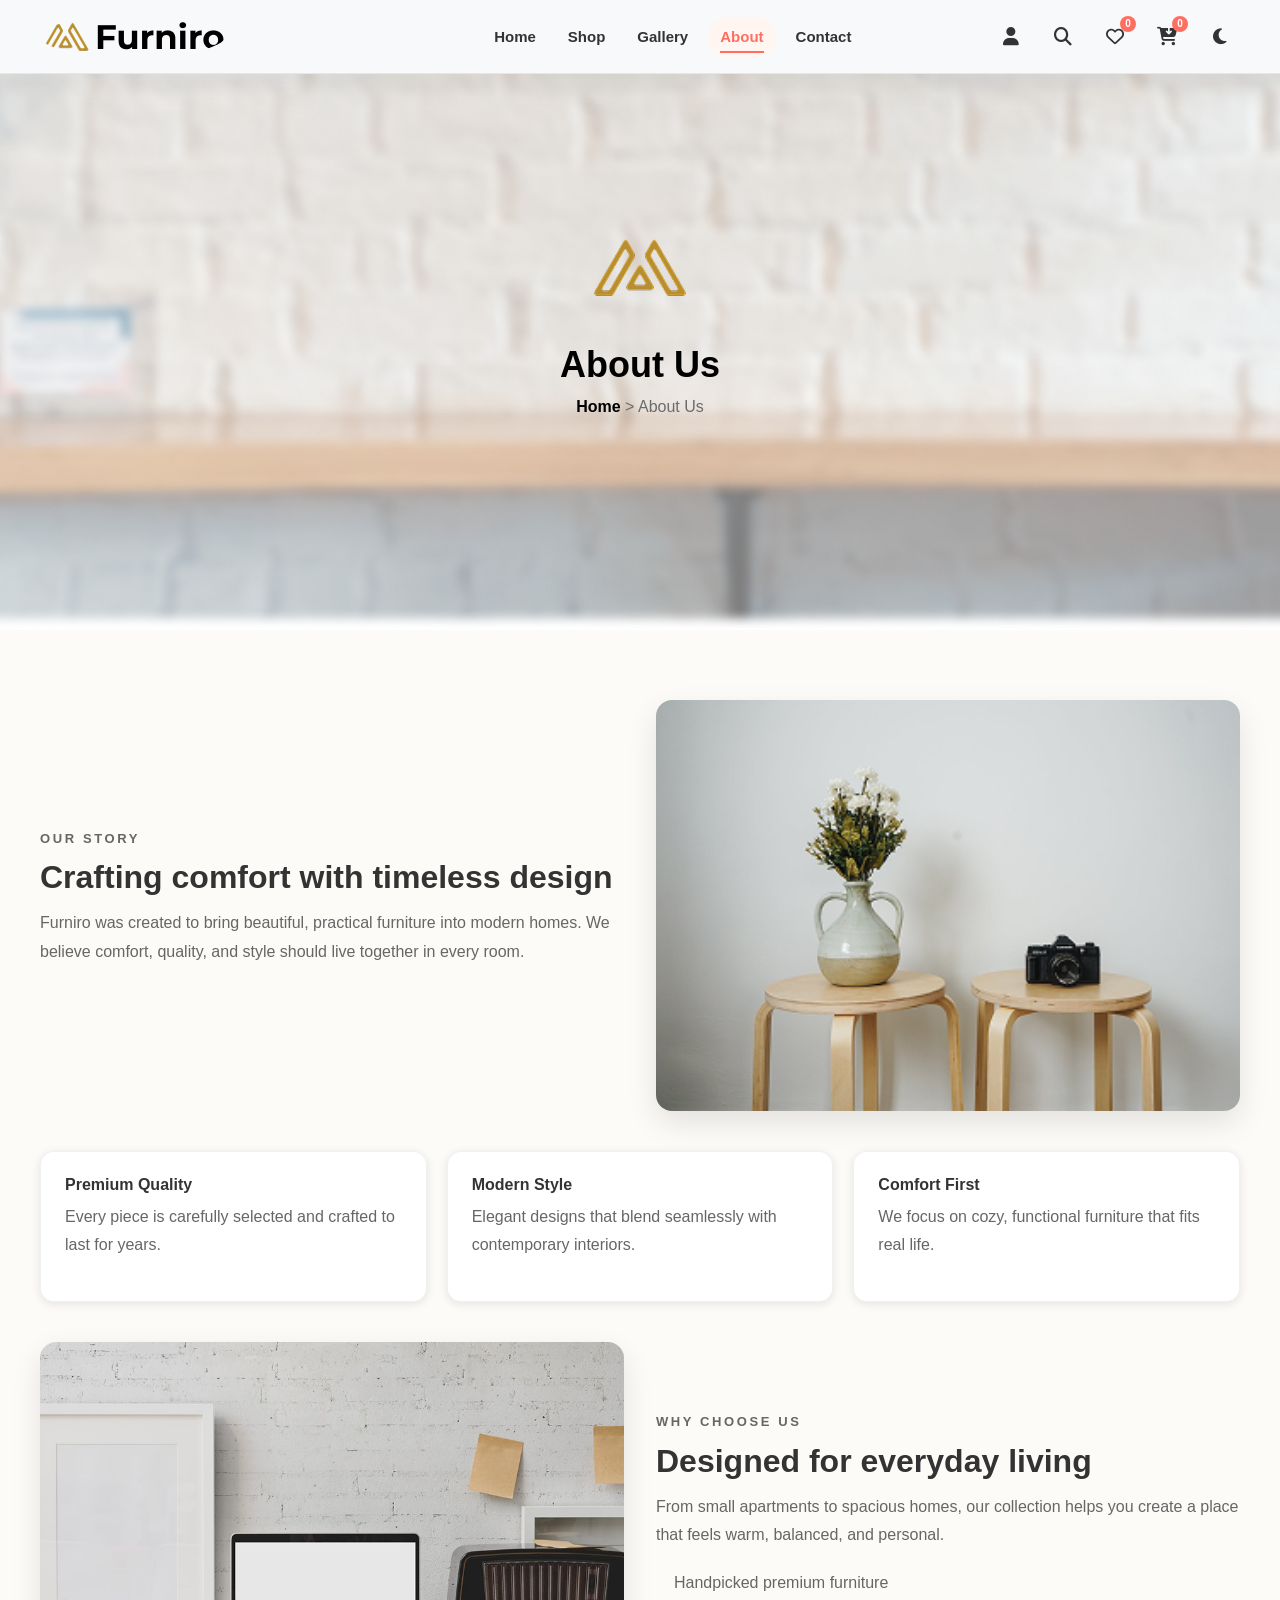
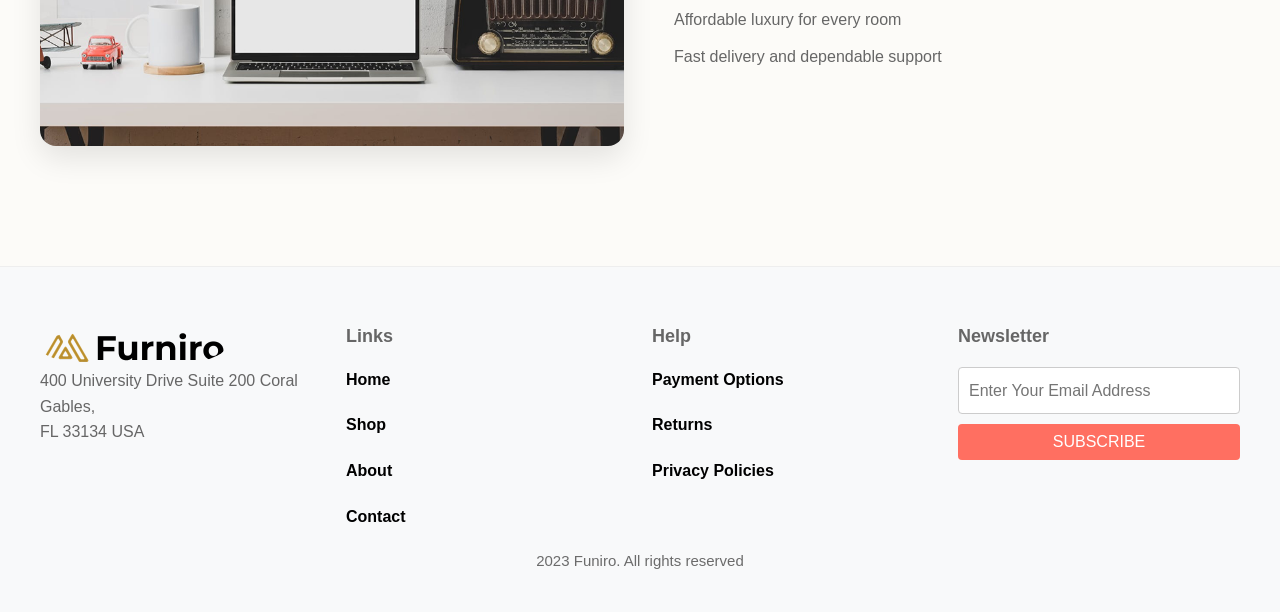
<file: about.html>
﻿<!DOCTYPE html>
<html lang="en">
<head>
    <meta charset="UTF-8">
    <meta name="viewport" content="width=device-width, initial-scale=1.0">
    <title>Furniro - about</title>
    <link rel="stylesheet" href="https://cdnjs.cloudflare.com/ajax/libs/font-awesome/6.7.2/css/all.min.css"
        integrity="sha512-Evv84Mr4kqVGRNSgIGL/F/aIDqQb7xQ2vcrdIwxfjThSH8CSR7PBEakCr51Ck+w+/U6swU2Im1vVX0SVk9ABhg=="
        crossorigin="anonymous" referrerpolicy="no-referrer" />
    <link rel="stylesheet" href="./css/master.css">
    <link rel="stylesheet" href="./feature/dark-theme.css">
    <link rel="icon" type="image/x-icon" href="images/Meubel House_Logos-05 (1).png">
</head>
<body>
    <header>
       <div class="logo">
            <a href="index.html">
                <picture>
                    <source media="(max-width: 768px)" srcset="images/Meubel House_Logos-05.png">
                    <img src="images/Frame 168.png" alt="Furniro Logo">
                </picture>
            </a>
        </div>
        <button class="hamburger" aria-label="Toggle menu" aria-expanded="false">
           <span class="bar"></span>
           <span class="bar"></span>
           <span class="bar"></span>
        </button>
        <ul>
           <li><a href="index.html">Home</a></li>
           <li><a href="Shop.html">Shop</a></li>
           <li><a href="gallery.html">Gallery</a></li>
           <li><a href="about.html" class="active">About</a></li>
           <li><a href="content.html">Contact</a></li>
        </ul>
        <div class="icon-sec">
           <button class="icon-btn" type="button" aria-label="User profile"><i class="fa-solid fa-user"></i></button>
           <button class="icon-btn" type="button" aria-label="Search"><i class="fa-solid fa-magnifying-glass"></i></button>
           <button class="icon-btn" type="button" aria-label="Wishlist" data-action-view="wishlist"><i class="fa-regular fa-heart"></i><span class="icon-badge wishlist-count">0</span></button>
           <button class="icon-btn" type="button" aria-label="Cart" data-action-view="cart"><i class="fa-solid fa-cart-arrow-down"></i><span class="icon-badge cart-count">0</span></button>
           <button id="theme-toggle" class="theme-toggle" aria-label="Toggle dark mode"><i class="fa-solid fa-moon"></i></button>
        </div>
    </header>
    <aside id="action-panel" class="action-panel" aria-hidden="true">
        <div class="action-panel-header">
            <div>
                <h3>Your selections</h3>
                <p>Items you add appear here instantly.</p>
            </div>
            <button class="action-panel-close" type="button" aria-label="Close selections panel">�</button>
        </div>
        <div class="action-panel-tabs" role="tablist" aria-label="Cart and wishlist sections">
            <button class="action-tab active" type="button" data-panel-view="cart">
                Cart <span class="panel-cart-count">0</span>
            </button>
            <button class="action-tab" type="button" data-panel-view="wishlist">
                Wishlist <span class="panel-wishlist-count">0</span>
            </button>
        </div>
        <div class="action-panel-body">
            <div class="panel-section active" data-panel-section="cart">
                <ul id="cart-list" class="action-list"></ul>
            </div>
            <div class="panel-section" data-panel-section="wishlist">
                <ul id="wishlist-list" class="action-list"></ul>
            </div>
        </div>
    </aside>
    <div class="contact-section">
        <div class="contact-content">
            <img src="images/Meubel House_Logos-05.png" alt="Furniro Logo" class="about-logo">
            <h1>About Us</h1>
            <p><a href="index.html">Home</a> > About Us</p>
        </div>
    </div>

    <main class="about-page">
        <section class="about-hero">
            <div class="about-hero-text">
                <p class="section-label">Our Story</p>
                <h2>Crafting comfort with timeless design</h2>
                <p>Furniro was created to bring beautiful, practical furniture into modern homes. We believe comfort, quality, and style should live together in every room.</p>
            </div>
            <div class="about-hero-image">
                <img src="images/Rectangle 39.png" alt="">
            </div>
        </section>

        <section class="about-highlights">
            <div class="highlight-card">
                <h3>Premium Quality</h3>
                <p>Every piece is carefully selected and crafted to last for years.</p>
            </div>
            <div class="highlight-card">
                <h3>Modern Style</h3>
                <p>Elegant designs that blend seamlessly with contemporary interiors.</p>
            </div>
            <div class="highlight-card">
                <h3>Comfort First</h3>
                <p>We focus on cozy, functional furniture that fits real life.</p>
            </div>
        </section>

        <section class="about-details">
            <div class="about-image-block">
                <img src="images/Rectangle 38.png" alt="">
            </div>
            <div class="about-text-block">
                <p class="section-label">Why Choose Us</p>
                <h2>Designed for everyday living</h2>
                <p>From small apartments to spacious homes, our collection helps you create a place that feels warm, balanced, and personal.</p>
                <ul>
                    <li>Handpicked premium furniture</li>
                    <li>Affordable luxury for every room</li>
                    <li>Fast delivery and dependable support</li>
                </ul>
            </div>
        </section>
    </main>
  
       <!-- Footer -->
        <footer class="site-footer">
            <div class="footer-grid">
                <div class="footer-left">
                    <div class="logo">
                        <img src="images/Frame 168.png" alt="Funiro Logo">
                    </div>
                    <address>
                        400 University Drive Suite 200 Coral Gables,<br>
                        FL 33134 USA
                    </address>
                </div>

                <div class="footer-links">
                    <h4>Links</h4>
                    <ul>
                        <li><a href="#">Home</a></li>
                        <li><a href="#">Shop</a></li>
                        <li><a href="#">About</a></li>
                        <li><a href="#">Contact</a></li>
                    </ul>
                </div>

                <div class="footer-links">
                    <h4>Help</h4>
                    <ul>
                        <li><a href="#">Payment Options</a></li>
                        <li><a href="#">Returns</a></li>
                        <li><a href="#">Privacy Policies</a></li>
                    </ul>
                </div>

                <div class="footer-newsletter">
                    <h4>Newsletter</h4>
                    <form class="newsletter-form" action="#" onsubmit="return false;">
                        <input type="email" placeholder="Enter Your Email Address" aria-label="Email">
                        <button type="submit">SUBSCRIBE</button>
                    </form>
                </div>
            </div>

            <div class="footer-bottom">
                <p>2023 Funiro. All rights reserved</p>
            </div>
        </footer>
<script src="script.js"></script>
</body>
</html>
</file>
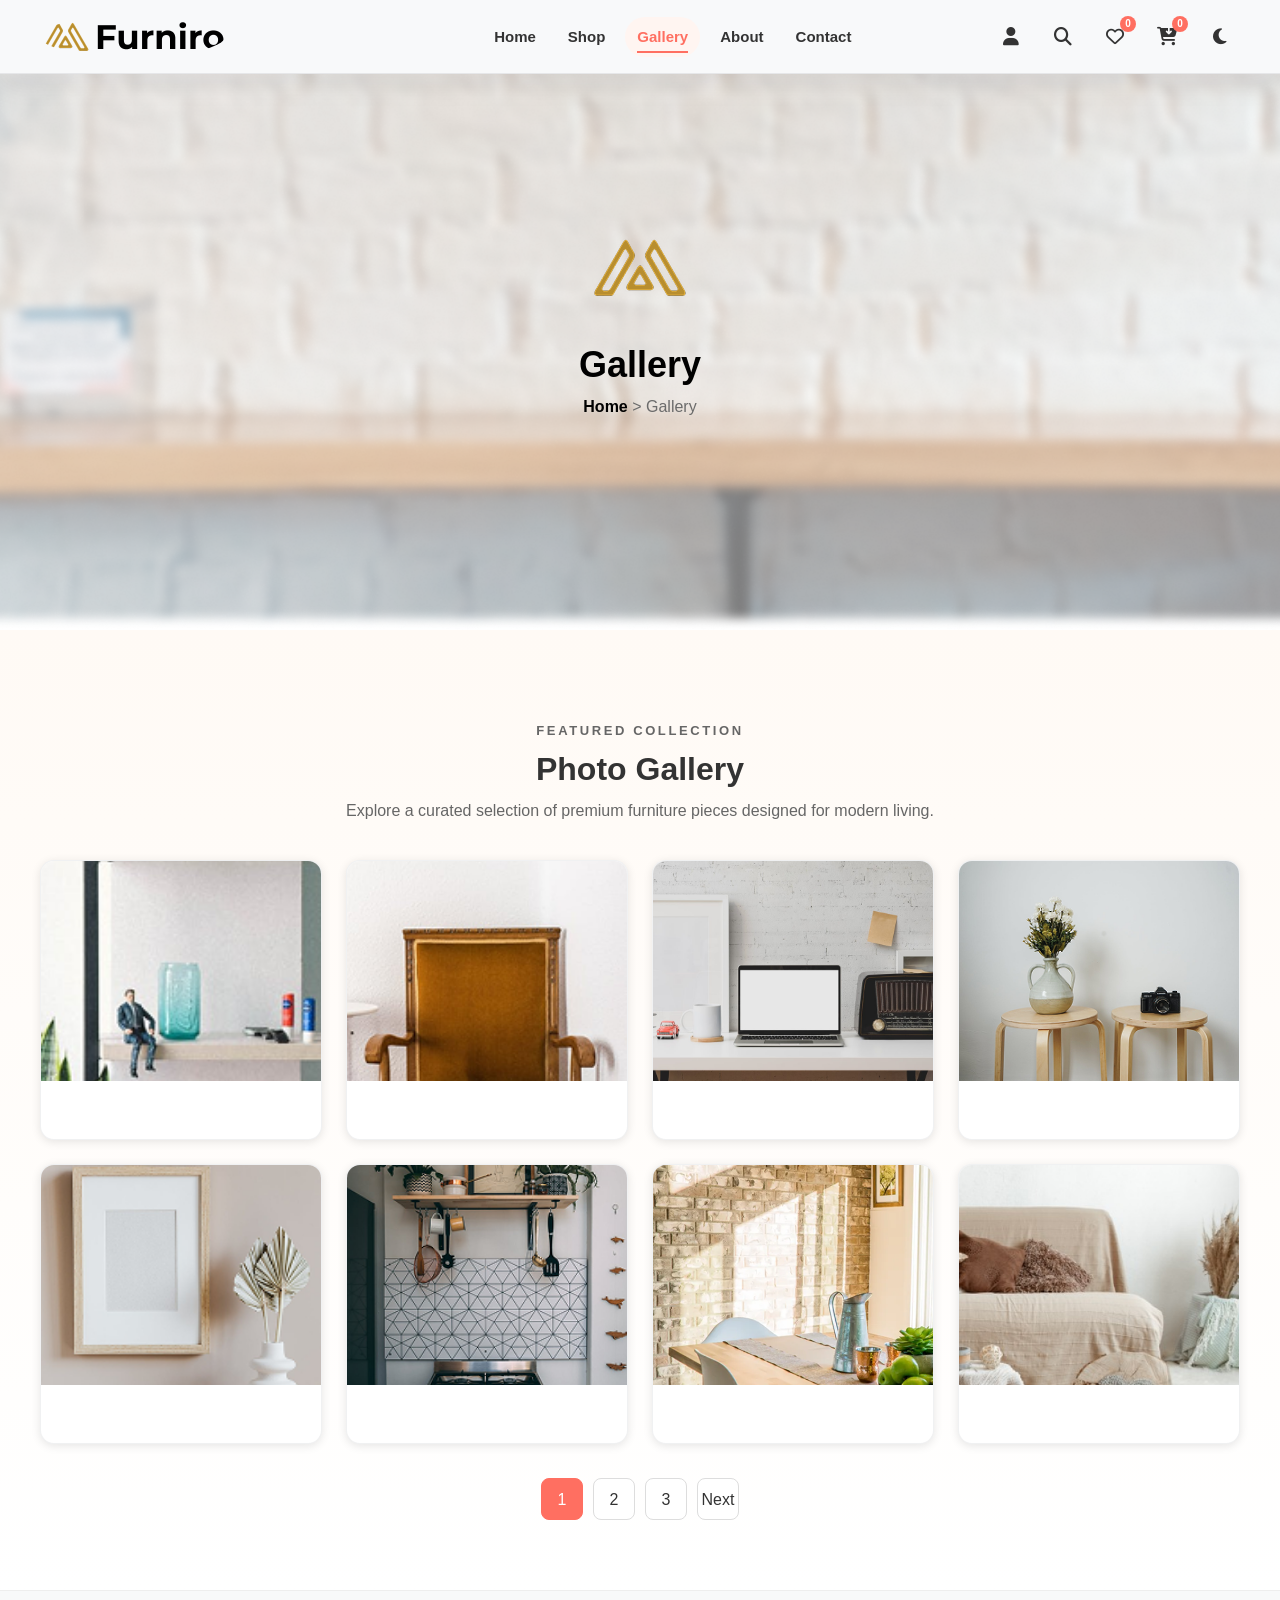
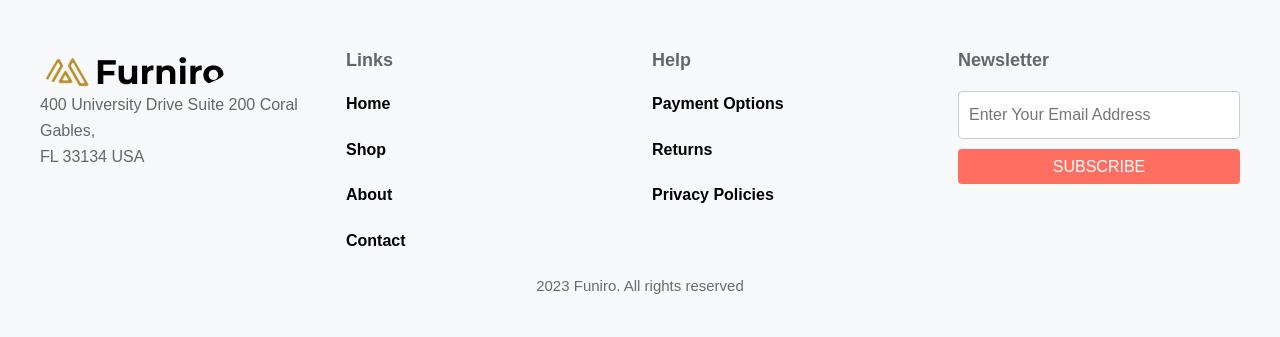
<file: gallery.html>
﻿<!DOCTYPE html>
<html lang="en">
<head>
    <meta charset="UTF-8">
    <meta name="viewport" content="width=device-width, initial-scale=1.0">
    <title>Furniro - gallery</title>
    <link rel="stylesheet" href="https://cdnjs.cloudflare.com/ajax/libs/font-awesome/6.7.2/css/all.min.css"
        integrity="sha512-Evv84Mr4kqVGRNSgIGL/F/aIDqQb7xQ2vcrdIwxfjThSH8CSR7PBEakCr51Ck+w+/U6swU2Im1vVX0SVk9ABhg=="
        crossorigin="anonymous" referrerpolicy="no-referrer" />
    <link rel="stylesheet" href="./css/master.css">
    <link rel="stylesheet" href="./feature/dark-theme.css">
    <link rel="icon" type="image/x-icon" href="images/Meubel House_Logos-05 (1).png">
</head>
<body>
    <header>
       <div class="logo">
            <a href="index.html">
                <picture>
                    <source media="(max-width: 768px)" srcset="images/Meubel House_Logos-05.png">
                    <img src="images/Frame 168.png" alt="Furniro Logo">
                </picture>
            </a>
        </div>
        <button class="hamburger" aria-label="Toggle menu" aria-expanded="false">
           <span class="bar"></span>
           <span class="bar"></span>
           <span class="bar"></span>
        </button>
        <ul>
           <li><a href="index.html">Home</a></li>
           <li><a href="Shop.html">Shop</a></li>
           <li><a href="gallery.html" class="active">Gallery</a></li>
           <li><a href="about.html">About</a></li>
           <li><a href="content.html">Contact</a></li>
        </ul>
        <div class="icon-sec">
           <button class="icon-btn" type="button" aria-label="User profile"><i class="fa-solid fa-user"></i></button>
           <button class="icon-btn" type="button" aria-label="Search"><i class="fa-solid fa-magnifying-glass"></i></button>
           <button class="icon-btn" type="button" aria-label="Wishlist" data-action-view="wishlist"><i class="fa-regular fa-heart"></i><span class="icon-badge wishlist-count">0</span></button>
           <button class="icon-btn" type="button" aria-label="Cart" data-action-view="cart"><i class="fa-solid fa-cart-arrow-down"></i><span class="icon-badge cart-count">0</span></button>
           <button id="theme-toggle" class="theme-toggle" aria-label="Toggle dark mode"><i class="fa-solid fa-moon"></i></button>
        </div>
    </header>
    <aside id="action-panel" class="action-panel" aria-hidden="true">
        <div class="action-panel-header">
            <div>
                <h3>Your selections</h3>
                <p>Items you add appear here instantly.</p>
            </div>
            <button class="action-panel-close" type="button" aria-label="Close selections panel">�</button>
        </div>
        <div class="action-panel-tabs" role="tablist" aria-label="Cart and wishlist sections">
            <button class="action-tab active" type="button" data-panel-view="cart">
                Cart <span class="panel-cart-count">0</span>
            </button>
            <button class="action-tab" type="button" data-panel-view="wishlist">
                Wishlist <span class="panel-wishlist-count">0</span>
            </button>
        </div>
        <div class="action-panel-body">
            <div class="panel-section active" data-panel-section="cart">
                <ul id="cart-list" class="action-list"></ul>
            </div>
            <div class="panel-section" data-panel-section="wishlist">
                <ul id="wishlist-list" class="action-list"></ul>
            </div>
        </div>
    </aside>
      <div class="contact-section">
        <div class="contact-content">
            <img src="images/Meubel House_Logos-05.png" alt="Furniro Logo" class="about-logo">
            <h1>Gallery</h1>
            <p><a href="index.html">Home</a> > Gallery</p>
        </div>
    </div>
  <section class="gallery-page">
        <div class="gallery-intro">
            <p class="gallery-label">Featured Collection</p>
            <h2>Photo Gallery</h2>
            <p>Explore a curated selection of premium furniture pieces designed for modern living.</p>
        </div>

        <div class="gallery-grid">
            <article class="gallery-card">
                <img src="images/Rectangle 36.png" alt="Elegant chair">
            </article>

            <article class="gallery-card">
                <img src="images/Rectangle 37.png" alt="Sculptural sofa">
            </article>

            <article class="gallery-card">
                <img src="images/Rectangle 38.png" alt="Wooden cabinet">
            </article>

            <article class="gallery-card">
                <img src="images/Rectangle 39.png" alt="Modern dining table">
            </article>

            <article class="gallery-card">
                <img src="images/Rectangle 41.png" alt="Lounge lamp">
            </article>

            <article class="gallery-card">
                <img src="images/Rectangle 44.png" alt="Bedside table">
            </article>

            <article class="gallery-card">
                <img src="images/Rectangle 45.png" alt="Accent stool">
            </article>

            <article class="gallery-card">
                <img src="images/Image-living room.png" alt="Living room set">
            </article>
        </div>

        <div class="gallery-pagination" aria-label="Pagination">
            <a href="#" class="page-btn active">1</a>
            <a href="#" class="page-btn">2</a>
            <a href="#" class="page-btn">3</a>
            <a href="#" class="page-btn">Next</a>
        </div>
    </section>

       <!-- Footer -->
        <footer class="site-footer">
            <div class="footer-grid">
                <div class="footer-left">
                    <div class="logo">
                        <img src="images/Frame 168.png" alt="Funiro Logo">
                    </div>
                    <address>
                        400 University Drive Suite 200 Coral Gables,<br>
                        FL 33134 USA
                    </address>
                </div>

                <div class="footer-links">
                    <h4>Links</h4>
                    <ul>
                        <li><a href="#">Home</a></li>
                        <li><a href="#">Shop</a></li>
                        <li><a href="#">About</a></li>
                        <li><a href="#">Contact</a></li>
                    </ul>
                </div>

                <div class="footer-links">
                    <h4>Help</h4>
                    <ul>
                        <li><a href="#">Payment Options</a></li>
                        <li><a href="#">Returns</a></li>
                        <li><a href="#">Privacy Policies</a></li>
                    </ul>
                </div>

                <div class="footer-newsletter">
                    <h4>Newsletter</h4>
                    <form class="newsletter-form" action="#" onsubmit="return false;">
                        <input type="email" placeholder="Enter Your Email Address" aria-label="Email">
                        <button type="submit">SUBSCRIBE</button>
                    </form>
                </div>
            </div>

            <div class="footer-bottom">
                <p>2023 Funiro. All rights reserved</p>
            </div>
        </footer>
<script src="script.js"></script>
</body>
</html>
</file>
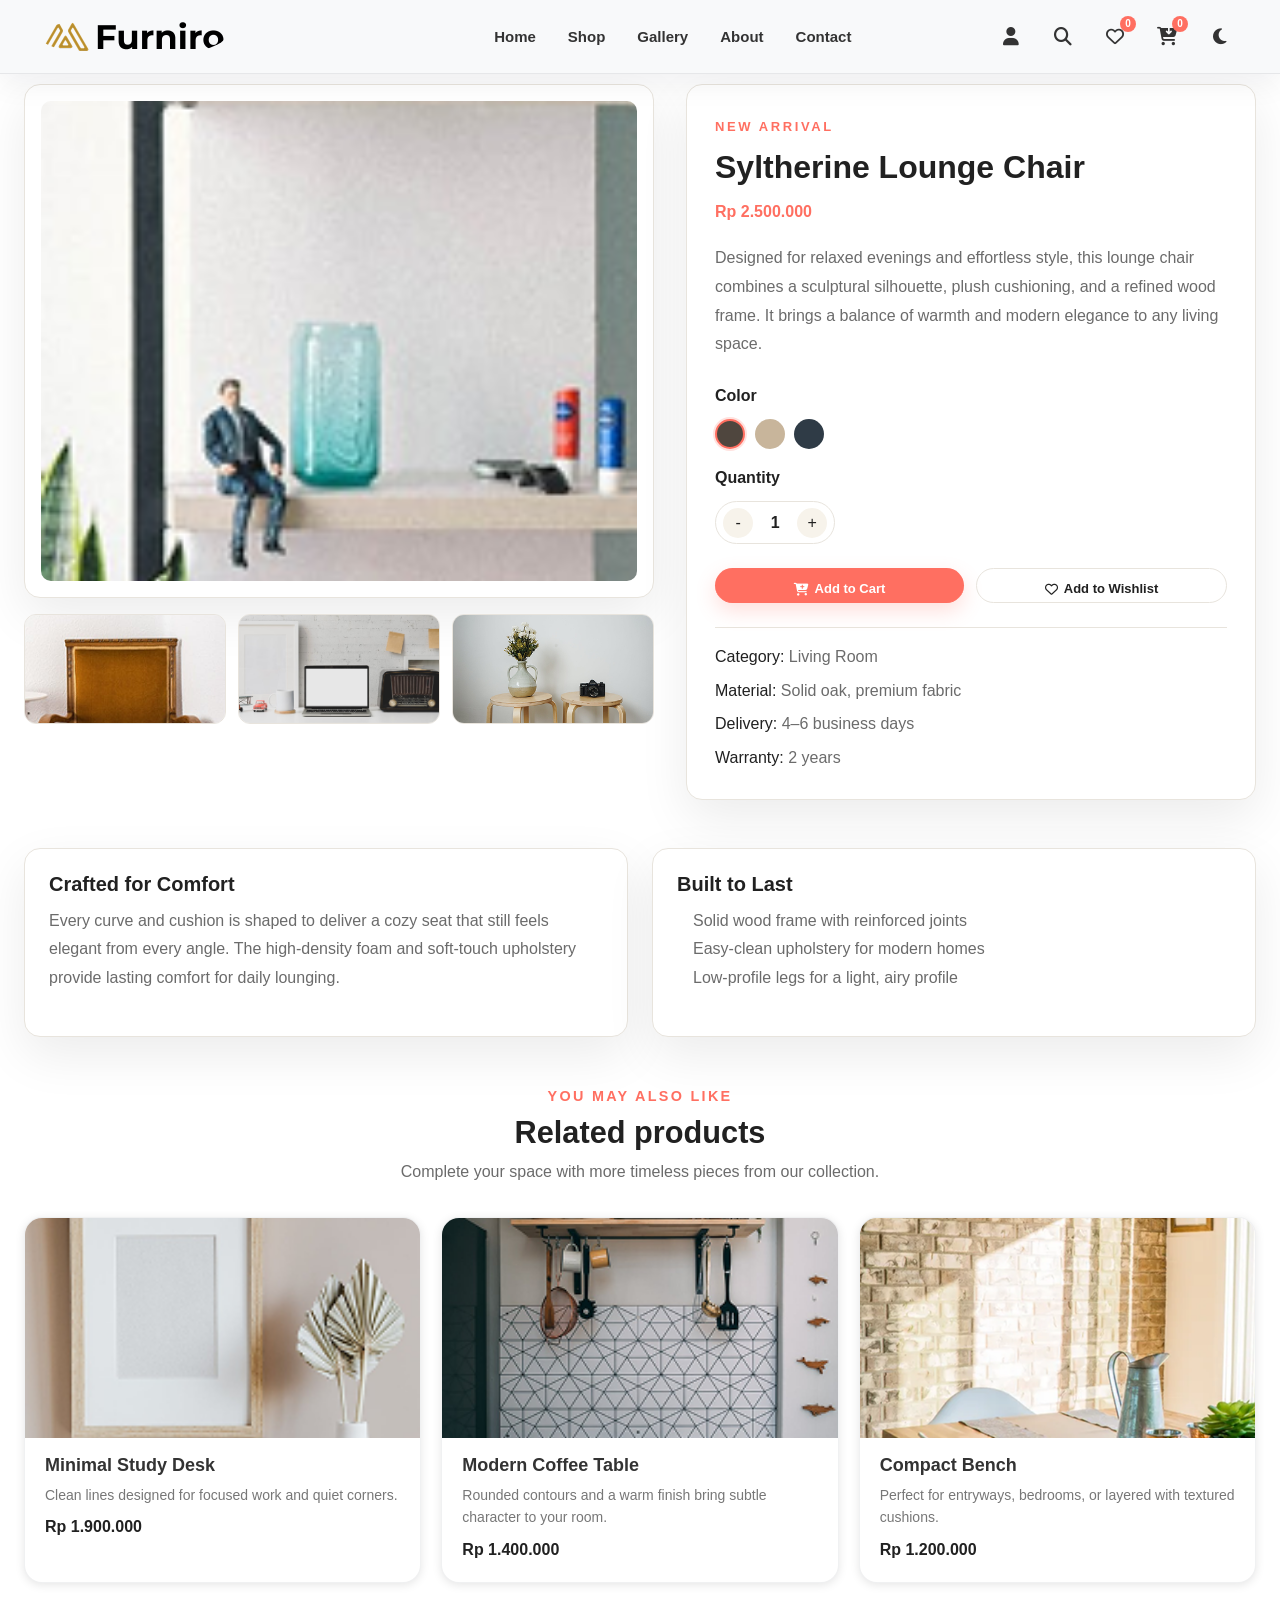
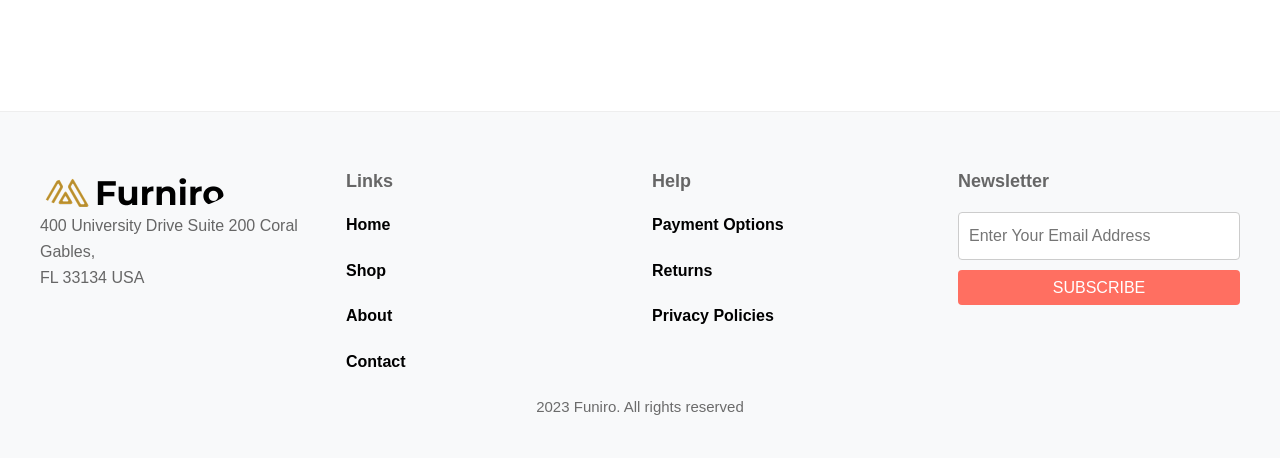
<file: product-detail.html>
<!DOCTYPE html>
<html lang="en">
<head>
    <meta charset="UTF-8">
    <meta name="viewport" content="width=device-width, initial-scale=1.0">
    <title>Furniro - Product Details</title>
    <link rel="stylesheet" href="https://cdnjs.cloudflare.com/ajax/libs/font-awesome/6.7.2/css/all.min.css"
        integrity="sha512-Evv84Mr4kqVGRNSgIGL/F/aIDqQb7xQ2vcrdIwxfjThSH8CSR7PBEakCr51Ck+w+/U6swU2Im1vVX0SVk9ABhg=="
        crossorigin="anonymous" referrerpolicy="no-referrer" />
    <link rel="stylesheet" href="./css/master.css">
    <link rel="stylesheet" href="./feature/dark-theme.css">
    <link rel="icon" type="image/x-icon" href="images/Meubel House_Logos-05 (1).png">
</head>
<body>
    <header>
       <div class="logo">
            <a href="index.html">
                <picture>
                    <source media="(max-width: 768px)" srcset="images/Meubel House_Logos-05.png">
                    <img src="images/Frame 168.png" alt="Furniro Logo">
                </picture>
            </a>
        </div>
        <button class="hamburger" aria-label="Toggle menu" aria-expanded="false">
            <span class="bar"></span>
            <span class="bar"></span>
            <span class="bar"></span>
        </button>
        <ul>
            <li><a href="index.html">Home</a></li>
            <li><a href="Shop.html">Shop</a></li>
            <li><a href="gallery.html">Gallery</a></li>
            <li><a href="about.html">About</a></li>
            <li><a href="content.html">Contact</a></li>
        </ul>
        <div class="icon-sec">
            <button class="icon-btn" type="button" aria-label="User profile"><i class="fa-solid fa-user"></i></button>
            <button class="icon-btn" type="button" aria-label="Search"><i class="fa-solid fa-magnifying-glass"></i></button>
            <button class="icon-btn" type="button" aria-label="Wishlist" data-action-view="wishlist"><i class="fa-regular fa-heart"></i><span class="icon-badge wishlist-count">0</span></button>
            <button class="icon-btn" type="button" aria-label="Cart" data-action-view="cart"><i class="fa-solid fa-cart-arrow-down"></i><span class="icon-badge cart-count">0</span></button>
            <button id="theme-toggle" class="theme-toggle" aria-label="Toggle dark mode"><i class="fa-solid fa-moon"></i></button>
        </div>
    </header>
    <aside id="action-panel" class="action-panel" aria-hidden="true">
        <div class="action-panel-header">
            <div>
                <h3>Your selections</h3>
                <p>Items you add appear here instantly.</p>
            </div>
            <button class="action-panel-close" type="button" aria-label="Close selections panel">×</button>
        </div>
        <div class="action-panel-tabs" role="tablist" aria-label="Cart and wishlist sections">
            <button class="action-tab active" type="button" data-panel-view="cart">
                Cart <span class="panel-cart-count">0</span>
            </button>
            <button class="action-tab" type="button" data-panel-view="wishlist">
                Wishlist <span class="panel-wishlist-count">0</span>
            </button>
        </div>
        <div class="action-panel-body">
            <div class="panel-section active" data-panel-section="cart">
                <ul id="cart-list" class="action-list"></ul>
            </div>
            <div class="panel-section" data-panel-section="wishlist">
                <ul id="wishlist-list" class="action-list"></ul>
            </div>
        </div>
    </aside>

    <main class="product-detail-page">
        <section class="product-detail-hero">
            <div class="product-detail-breadcrumb">
                <a href="index.html">Home</a> / <a href="Shop.html">Shop</a> / Product Details
            </div>
            <div class="product-detail-layout">
                <div class="product-gallery">
                    <div class="product-gallery__main">
                        <img src="images/Rectangle 36.png" alt="Syltherine lounge chair">
                    </div>
                    <div class="product-gallery__thumbs">
                        <img src="images/Rectangle 37.png" alt="Chair in warm wood finish">
                        <img src="images/Rectangle 38.png" alt="Chair with soft cushioning">
                        <img src="images/Rectangle 39.png" alt="Chair in a modern interior">
                    </div>
                </div>

                <div class="product-summary">
                    <p class="section-label">New Arrival</p>
                    <h1>Syltherine Lounge Chair</h1>
                    <div class="price-tag">Rp 2.500.000</div>
                    <p class="product-description">
                        Designed for relaxed evenings and effortless style, this lounge chair combines a sculptural silhouette,
                        plush cushioning, and a refined wood frame. It brings a balance of warmth and modern elegance to any
                        living space.
                    </p>

                    <div class="option-group">
                        <span>Color</span>
                        <div class="color-swatches" aria-label="Available colors">
                            <button class="color-swatch is-active" style="background:#4f463e" aria-label="Walnut brown"></button>
                            <button class="color-swatch" style="background:#c8b59b" aria-label="Cream"></button>
                            <button class="color-swatch" style="background:#2f3b46" aria-label="Midnight blue"></button>
                        </div>
                    </div>

                    <div class="option-group">
                        <span>Quantity</span>
                        <div class="qty-control" aria-label="Quantity selector">
                            <button type="button" aria-label="Decrease quantity">-</button>
                            <input type="text" value="1" aria-label="Quantity">
                            <button type="button" aria-label="Increase quantity">+</button>
                        </div>
                    </div>

                    <div class="product-actions">
                        <button class="action-btn detail-btn primary" type="button" data-action="cart" aria-label="Add Syltherine Lounge Chair to cart">
                            <i class="fa-solid fa-cart-plus"></i>
                            <span>Add to Cart</span>
                        </button>
                        <button class="action-btn detail-btn ghost" type="button" data-action="wishlist" aria-label="Add Syltherine Lounge Chair to wishlist">
                            <i class="fa-regular fa-heart"></i>
                            <span>Add to Wishlist</span>
                        </button>
                    </div>

                    <ul class="product-meta-list">
                        <li><strong>Category:</strong> Living Room</li>
                        <li><strong>Material:</strong> Solid oak, premium fabric</li>
                        <li><strong>Delivery:</strong> 4–6 business days</li>
                        <li><strong>Warranty:</strong> 2 years</li>
                    </ul>
                </div>
            </div>
        </section>

        <section class="product-overview" aria-label="Product highlights">
            <article class="product-overview__card">
                <h2>Crafted for Comfort</h2>
                <p>
                    Every curve and cushion is shaped to deliver a cozy seat that still feels elegant from every angle.
                    The high-density foam and soft-touch upholstery provide lasting comfort for daily lounging.
                </p>
            </article>
            <article class="product-overview__card">
                <h2>Built to Last</h2>
                <ul>
                    <li>Solid wood frame with reinforced joints</li>
                    <li>Easy-clean upholstery for modern homes</li>
                    <li>Low-profile legs for a light, airy profile</li>
                </ul>
            </article>
        </section>

        <section class="related-products-section">
            <div class="section-title related-products-title">
                <p class="section-title__eyebrow">You may also like</p>
                <h2 class="section-title__heading">Related products</h2>
                <p class="section-title__text">Complete your space with more timeless pieces from our collection.</p>
            </div>

            <div class="related-products-grid">
                <article class="related-product">
                    <img src="images/Rectangle 41.png" alt="Minimal study desk">
                    <div class="related-product__body">
                        <h3>Minimal Study Desk</h3>
                        <p>Clean lines designed for focused work and quiet corners.</p>
                        <div class="price">Rp 1.900.000</div>
                    </div>
                </article>

                <article class="related-product">
                    <img src="images/Rectangle 44.png" alt="Modern coffee table">
                    <div class="related-product__body">
                        <h3>Modern Coffee Table</h3>
                        <p>Rounded contours and a warm finish bring subtle character to your room.</p>
                        <div class="price">Rp 1.400.000</div>
                    </div>
                </article>

                <article class="related-product">
                    <img src="images/Rectangle 45.png" alt="Compact bench seat">
                    <div class="related-product__body">
                        <h3>Compact Bench</h3>
                        <p>Perfect for entryways, bedrooms, or layered with textured cushions.</p>
                        <div class="price">Rp 1.200.000</div>
                    </div>
                </article>
            </div>
        </section>
    </main>

    <footer class="site-footer">
        <div class="footer-grid">
            <div class="footer-left">
                <div class="logo">
                    <img src="images/Frame 168.png" alt="Funiro Logo">
                </div>
                <address>
                    400 University Drive Suite 200 Coral Gables,<br>
                    FL 33134 USA
                </address>
            </div>

            <div class="footer-links">
                <h4>Links</h4>
                <ul>
                    <li><a href="#">Home</a></li>
                    <li><a href="#">Shop</a></li>
                    <li><a href="#">About</a></li>
                    <li><a href="#">Contact</a></li>
                </ul>
            </div>

            <div class="footer-links">
                <h4>Help</h4>
                <ul>
                    <li><a href="#">Payment Options</a></li>
                    <li><a href="#">Returns</a></li>
                    <li><a href="#">Privacy Policies</a></li>
                </ul>
            </div>

            <div class="footer-newsletter">
                <h4>Newsletter</h4>
                <form class="newsletter-form" action="#" onsubmit="return false;">
                    <input type="email" placeholder="Enter Your Email Address" aria-label="Email">
                    <button type="submit">SUBSCRIBE</button>
                </form>
            </div>
        </div>

        <div class="footer-bottom">
            <p>2023 Funiro. All rights reserved</p>
        </div>
    </footer>

    <script src="script.js"></script>
</body>
</html>
</file>
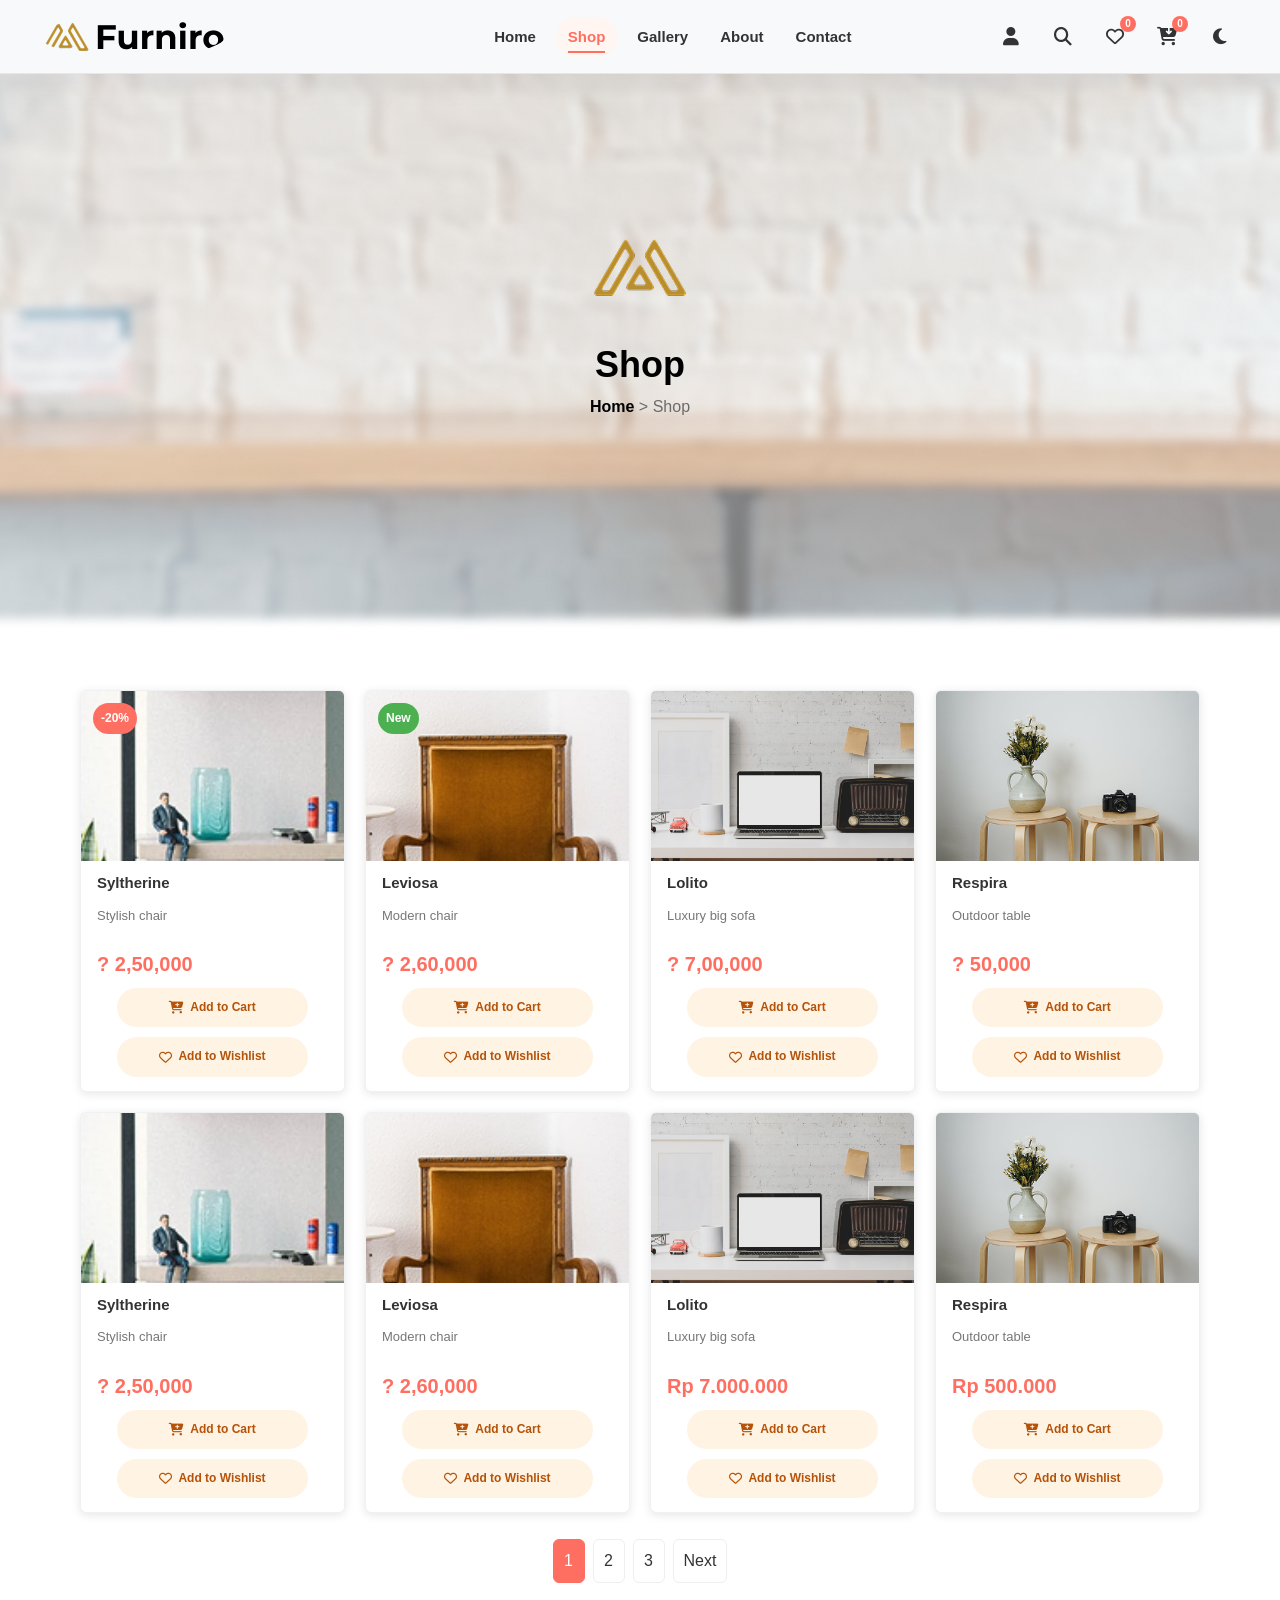
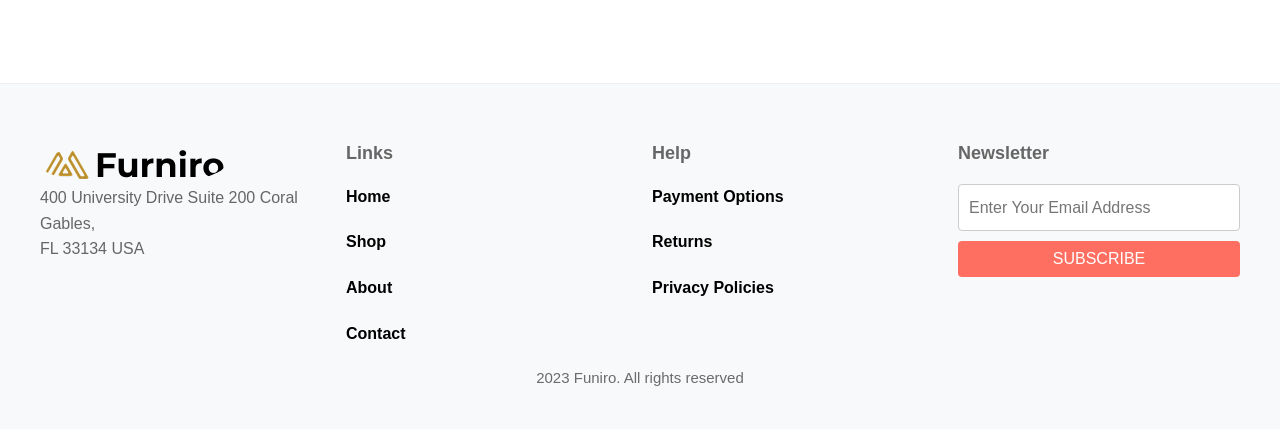
<file: Shop.html>
﻿<!DOCTYPE html>
<html lang="en">

<head>
    <meta charset="UTF-8">
    <meta name="viewport" content="width=device-width, initial-scale=1.0">
    <title>Furniro - Products</title>
    <link rel="stylesheet" href="https://cdnjs.cloudflare.com/ajax/libs/font-awesome/6.7.2/css/all.min.css"
        integrity="sha512-Evv84Mr4kqVGRNSgIGL/F/aIDqQb7xQ2vcrdIwxfjThSH8CSR7PBEakCr51Ck+w+/U6swU2Im1vVX0SVk9ABhg=="
        crossorigin="anonymous" referrerpolicy="no-referrer" />
    <link rel="stylesheet" href="./css/master.css">
    <link rel="stylesheet" href="./feature/dark-theme.css">
    <link rel="icon" type="image/x-icon" href="images/Meubel House_Logos-05 (1).png">
 
</head>

<body>
    <header>
       <div class="logo">
            <a href="index.html">
                <picture>
                    <source media="(max-width: 768px)" srcset="images/Meubel House_Logos-05.png">
                    <img src="images/Frame 168.png" alt="Furniro Logo">
                </picture>
            </a>
        </div>
        <button class="hamburger" aria-label="Toggle menu" aria-expanded="false">
           <span class="bar"></span>
           <span class="bar"></span>
           <span class="bar"></span>
        </button>
        <ul>
           <li><a href="index.html">Home</a></li>
           <li><a href="Shop.html" class="active">Shop</a></li>
           <li><a href="gallery.html" >Gallery</a></li>
           <li><a href="about.html">About</a></li>
           <li><a href="content.html">Contact</a></li>
        </ul>
        <div class="icon-sec">
           <button class="icon-btn" type="button" aria-label="User profile"><i class="fa-solid fa-user"></i></button>
           <button class="icon-btn" type="button" aria-label="Search"><i class="fa-solid fa-magnifying-glass"></i></button>
           <button class="icon-btn" type="button" aria-label="Wishlist" data-action-view="wishlist"><i class="fa-regular fa-heart"></i><span class="icon-badge wishlist-count">0</span></button>
           <button class="icon-btn" type="button" aria-label="Cart" data-action-view="cart"><i class="fa-solid fa-cart-arrow-down"></i><span class="icon-badge cart-count">0</span></button>
           <button id="theme-toggle" class="theme-toggle" aria-label="Toggle dark mode"><i class="fa-solid fa-moon"></i></button>
        </div>
    </header>
    <aside id="action-panel" class="action-panel" aria-hidden="true">
        <div class="action-panel-header">
            <div>
                <h3>Your selections</h3>
                <p>Items you add appear here instantly.</p>
            </div>
            <button class="action-panel-close" type="button" aria-label="Close selections panel">�</button>
        </div>
        <div class="action-panel-tabs" role="tablist" aria-label="Cart and wishlist sections">
            <button class="action-tab active" type="button" data-panel-view="cart">
                Cart <span class="panel-cart-count">0</span>
            </button>
            <button class="action-tab" type="button" data-panel-view="wishlist">
                Wishlist <span class="panel-wishlist-count">0</span>
            </button>
        </div>
        <div class="action-panel-body">
            <div class="panel-section active" data-panel-section="cart">
                <ul id="cart-list" class="action-list"></ul>
            </div>
            <div class="panel-section" data-panel-section="wishlist">
                <ul id="wishlist-list" class="action-list"></ul>
            </div>
        </div>
    </aside>
    <div class="contact-section">
        <div class="contact-content">
            <img src="images/Meubel House_Logos-05.png" alt="Furniro Logo" class="about-logo">
            <h1>Shop</h1>
            <p><a href="index.html">Home</a> > Shop</p>
        </div>
    </div>

    <!-- Products Grid -->
    <section class="shop-products-container">
        <div class="product-grid">
            <div class="product-card">
                <div class="card-top">
                    <img src="images/Rectangle 36.png" alt="Sythirene">
                    <span class="badge">-20%</span>
                    <div class="card-overlay"><a href="product-detail.html" class="overlay-btn">View details</a></div>
                </div>
                <div class="product-info">
                    <h4>Syltherine</h4>
                    <p>Stylish chair</p>
                    <div class="price">? 2,50,000</div>
                    <div class="cards-actions">
                        <button class="action-btn" type="button" data-action="cart" aria-label="Add Syltherine to cart">
                            <i class="fa-solid fa-cart-plus"></i>
                            <span>Add to Cart</span>
                        </button>
                        <button class="action-btn" type="button" data-action="wishlist" aria-label="Add Syltherine to wishlist">
                            <i class="fa-regular fa-heart"></i>
                            <span>Add to Wishlist</span>
                        </button>
                    </div>
                </div>
            </div>

            <div class="product-card">
                <div class="card-top">
                    <img src="images/Rectangle 37.png" alt="Leviosa">
                    <span class="badge new">New</span>
                    <div class="card-overlay"><a href="product-detail.html" class="overlay-btn">View details</a></div>
                </div>
                <div class="product-info">
                    <h4>Leviosa</h4>
                    <p>Modern chair</p>
                    <div class="price">? 2,60,000</div>
                    <div class="cards-actions">
                        <button class="action-btn" type="button" data-action="cart" aria-label="Add Leviosa to cart">
                            <i class="fa-solid fa-cart-plus"></i>
                            <span>Add to Cart</span>
                        </button>
                        <button class="action-btn" type="button" data-action="wishlist" aria-label="Add Leviosa to wishlist">
                            <i class="fa-regular fa-heart"></i>
                            <span>Add to Wishlist</span>
                        </button>
                    </div>
                </div>
            </div>

            <div class="product-card">
                <div class="card-top">
                    <img src="images/Rectangle 38.png" alt="Lolito">
                    <div class="card-overlay"><a href="product-detail.html" class="overlay-btn">View details</a></div>
                </div>
                <div class="product-info">
                    <h4>Lolito</h4>
                    <p>Luxury big sofa</p>
                    <div class="price">? 7,00,000</div>
                    <div class="cards-actions">
                        <button class="action-btn" type="button" data-action="cart" aria-label="Add Lolito to cart">
                            <i class="fa-solid fa-cart-plus"></i>
                            <span>Add to Cart</span>
                        </button>
                        <button class="action-btn" type="button" data-action="wishlist" aria-label="Add Lolito to wishlist">
                            <i class="fa-regular fa-heart"></i>
                            <span>Add to Wishlist</span>
                        </button>
                    </div>
                </div>
            </div>

            <div class="product-card">
                <div class="card-top">
                    <img src="images/Rectangle 39.png" alt="Respira">
                    <div class="card-overlay"><a href="product-detail.html" class="overlay-btn">View details</a></div>
                </div>
                <div class="product-info">
                    <h4>Respira</h4>
                    <p>Outdoor table</p>
                    <div class="price">? 50,000</div>
                    <div class="cards-actions">
                        <button class="action-btn" type="button" data-action="cart" aria-label="Add Respira to cart">
                            <i class="fa-solid fa-cart-plus"></i>
                            <span>Add to Cart</span>
                        </button>
                        <button class="action-btn" type="button" data-action="wishlist" aria-label="Add Respira to wishlist">
                            <i class="fa-regular fa-heart"></i>
                            <span>Add to Wishlist</span>
                        </button>
                    </div>
                </div>
            </div>

            <div class="product-card">
                <div class="card-top">
                    <img src="images/Rectangle 36.png" alt="Sythirene">
                    <div class="card-overlay"><a href="product-detail.html" class="overlay-btn">View details</a></div>
                </div>
                <div class="product-info">
                    <h4>Syltherine</h4>
                    <p>Stylish chair</p>
                    <div class="price">? 2,50,000</div>
                    <div class="cards-actions">
                        <button class="action-btn" type="button" data-action="cart" aria-label="Add Syltherine to cart">
                            <i class="fa-solid fa-cart-plus"></i>
                            <span>Add to Cart</span>
                        </button>
                        <button class="action-btn" type="button" data-action="wishlist" aria-label="Add Syltherine to wishlist">
                            <i class="fa-regular fa-heart"></i>
                            <span>Add to Wishlist</span>
                        </button>
                    </div>
                </div>
            </div>

            <div class="product-card">
                <div class="card-top">
                    <img src="images/Rectangle 37.png" alt="Leviosa">
                    <div class="card-overlay"><a href="product-detail.html" class="overlay-btn">View details</a></div>
                </div>
                <div class="product-info">
                    <h4>Leviosa</h4>
                    <p>Modern chair</p>
                    <div class="price">? 2,60,000</div>
                    <div class="cards-actions">
                        <button class="action-btn" type="button" data-action="cart" aria-label="Add Leviosa to cart">
                            <i class="fa-solid fa-cart-plus"></i>
                            <span>Add to Cart</span>
                        </button>
                        <button class="action-btn" type="button" data-action="wishlist" aria-label="Add Leviosa to wishlist">
                            <i class="fa-regular fa-heart"></i>
                            <span>Add to Wishlist</span>
                        </button>
                    </div>
                </div>
            </div>

            <div class="product-card">
                <div class="card-top">
                    <img src="images/Rectangle 38.png" alt="Lolito">
                    <div class="card-overlay"><a href="product-detail.html" class="overlay-btn">View details</a></div>
                </div>
                <div class="product-info">
                    <h4>Lolito</h4>
                    <p>Luxury big sofa</p>
                    <div class="price">Rp 7.000.000</div>
                    <div class="cards-actions">
                        <button class="action-btn" type="button" data-action="cart" aria-label="Add Lolito to cart">
                            <i class="fa-solid fa-cart-plus"></i>
                            <span>Add to Cart</span>
                        </button>
                        <button class="action-btn" type="button" data-action="wishlist" aria-label="Add Lolito to wishlist">
                            <i class="fa-regular fa-heart"></i>
                            <span>Add to Wishlist</span>
                        </button>
                    </div>
                </div>
            </div>

            <div class="product-card">
                <div class="card-top">
                    <img src="images/Rectangle 39.png" alt="Respira">
                    <div class="card-overlay"><a href="product-detail.html" class="overlay-btn">View details</a></div>
                </div>
                <div class="product-info">
                    <h4>Respira</h4>
                    <p>Outdoor table</p>
                    <div class="price">Rp 500.000</div>
                    <div class="cards-actions">
                        <button class="action-btn" type="button" data-action="cart" aria-label="Add Respira to cart">
                            <i class="fa-solid fa-cart-plus"></i>
                            <span>Add to Cart</span>
                        </button>
                        <button class="action-btn" type="button" data-action="wishlist" aria-label="Add Respira to wishlist">
                            <i class="fa-regular fa-heart"></i>
                            <span>Add to Wishlist</span>
                        </button>
                    </div>
                </div>
            </div>
        </div>

        <div class="pagination">
            <span class="current">1</span>
            <a href="#">2</a>
            <a href="#">3</a>
            <a href="#">Next</a>
        </div>
    </section>

    <!-- Footer -->
    <footer class="site-footer">
        <div class="footer-grid">
            <div class="footer-left">
                <div class="logo">
                    <img src="images/Frame 168.png" alt="Funiro Logo">
                </div>
                <address>
                    400 University Drive Suite 200 Coral Gables,<br>
                    FL 33134 USA
                </address>
            </div>
            <div class="footer-links">
                <h4>Links</h4>
                <ul>
                    <li><a href="#">Home</a></li>
                    <li><a href="#">Shop</a></li>
                    <li><a href="#">About</a></li>
                    <li><a href="#">Contact</a></li>
                </ul>
            </div>

            <div class="footer-links">
                <h4>Help</h4>
                <ul>
                    <li><a href="#">Payment Options</a></li>
                    <li><a href="#">Returns</a></li>
                    <li><a href="#">Privacy Policies</a></li>
                </ul>
            </div>

            <div class="footer-newsletter">
                <h4>Newsletter</h4>
                <form class="newsletter-form" action="#" onsubmit="return false;">
                    <input type="email" placeholder="Enter Your Email Address" aria-label="Email">
                    <button type="submit">SUBSCRIBE</button>
                </form>
            </div>
        </div>

        <div class="footer-bottom">
            <p>2023 Funiro. All rights reserved</p>
        </div>
    </footer>
<script src="script.js"></script>
    
</body>

</html>
</file>
<file: css/master.css>
/* Reset */
@import url("reset.css");

/* Variables */
@import url("variables.css");

/* Components */
@import url("../components/button.css");
@import url("../components/card.css");
@import url("../components/navbar.css");
@import url("../components/hero.css");
@import url("../components/product-card.css");
@import url("../components/product-detail.css");
@import url("../components/gallery-card.css");
@import url("../components/form.css");
@import url("../components/input.css");
@import url("../components/badge.css");
@import url("../components/footer.css");
@import url("../components/section-title.css");
@import url("../components/container.css");
@import url("../components/grid.css");
@import url("../components/modal.css");
@import url("../components/pagination.css");

/*  Typography */
@import url("typography.css");

/* Layout */
@import url("layout.css");

/*  Animations */
@import url("animations.css");

/*  Responsive */
@import url("responsive.css");

/* Mobile: Cart, Wishlist, and Dark Theme toggle hide
   (Mobile devices <= 767px) */
@media (max-width: 767px) {
    /* Common class/id variations covered */
    .cart, .cart-btn, .cart-icon, .nav-cart, .cart-button, #cart, [data-role="cart"],
    .wishlist, .wishlist-btn, .wishlist-icon, .nav-wishlist, .wish-btn, #wishlist, [data-role="wishlist"],
    .theme-toggle, #theme-toggle, .dark-mode-toggle, .dark-toggle, .toggle-theme, [data-theme-toggle] {
        display: none !important;
        visibility: hidden !important;
        opacity: 0 !important;
        pointer-events: none !important;
        height: 0 !important;
        width: 0 !important;
    }

    /* Attribute-based fallbacks for buttons/links with aria-labels */
    button[aria-label*="cart"], a[aria-label*="cart"],
    button[aria-label*="wishlist"], a[aria-label*="wishlist"],
    button[aria-label*="theme"], a[aria-label*="theme"] {
        display: none !important;
        visibility: hidden !important;
    }
}
</file>
<file: feature/dark-theme.css>
:root {
    --bg-header: #f8f9fa;
    --text-main: #333;
    --text-muted: #666;
    --text-light: #777;
    --text-lighter: #999;
    --bg-page: #ffffff;
    --bg-section: #f8f9fa;
    --bg-card: #ffffff;
    --hero-box-bg: #FFF3E3;
    --border-color: #eee;
    --shadow-color: rgba(0, 0, 0, 0.1);
    --shadow-color-strong: rgba(0, 0, 0, 0.15);
    --input-bg: #ffffff;
    --input-border: #ccc;
    --accent: #FF6F61;
    --accent-hover: #e65b50;
}

[data-theme="dark"] {
    --bg-header: #1a1a1a;
    --text-main: #f0f0f0;
    --text-muted: #b3b3b3;
    --text-light: #999999;
    --text-lighter: #666666;
    --bg-page: #0a0a0a;
    --bg-section: #121212;
    --bg-card: #1e1e1e;
    --hero-box-bg: #2a2320;
    --border-color: #2a2a2a;
    --shadow-color: rgba(0, 0, 0, 0.4);
    --shadow-color-strong: rgba(0, 0, 0, 0.6);
    --input-bg: #1a1a1a;
    --input-border: #333333;
    --accent: #FF6F61;
    --accent-hover: #e05a4a;
}


body {
    background-color: var(--bg-page);
    color: var(--text-main);
    transition: background-color 0.25s ease, color 0.25s ease;
}

header {
    background-color: var(--bg-header);
    transition: background-color 0.25s ease;
}

header ul li a {
    color: var(--text-main);
}

.icon-sec i {
    color: var(--text-main);
}

.bg-img img {
    width: 100%;
    height: auto;
}

[data-theme="dark"] .bg-img img {
    filter: brightness(0.6);
}

.card, .cards,  .product-card, .gallery-card, .highlight-card, .info-card, .related-product {
    background-color: var(--bg-card);
    box-shadow: 0 2px 10px var(--shadow-color);
}

[data-theme="dark"] .action-btn {
    background: rgba(255, 111, 97, 0.15);
    color: #ffffff;
}

[data-theme="dark"] .action-btn:hover {
    background: rgba(255, 111, 97, 0.24);
}

[data-theme="dark"] .action-btn.is-added {
    background: var(--accent);
}

[data-theme="dark"] .icon-sec .icon-btn {
    color: var(--text-main);
}

[data-theme="dark"] .action-panel {
    background: #1e1e1e;
    box-shadow: 0 20px 45px rgba(0, 0, 0, 0.4);
}

[data-theme="dark"] .action-panel-header h3,
[data-theme="dark"] .action-item-name {
    color: #f0f0f0;
}

[data-theme="dark"] .action-panel-header p,
[data-theme="dark"] .action-item-price,
[data-theme="dark"] .empty-state {
    color: #b3b3b3;
}

[data-theme="dark"] .action-tab {
    background: #2a2a2a;
    color: #f0f0f0;
}

[data-theme="dark"] .action-list li {
    background: #2a2a2a;
}
 
.site-footer {
    background: var(--bg-section);
    color: var(--text-muted);
    border-top-color: var(--border-color);
}


[data-theme="dark"] .site-footer .footer-links a,
[data-theme="dark"] .site-footer .footer-links ul li a,
[data-theme="dark"] .site-footer .footer-links a:link,
[data-theme="dark"] .site-footer .footer-links a:visited {
    color: #ffffff;
}
[data-theme="dark"] .site-footer .footer-links a:hover {
    color: #a0a0a0;
}


.footer-links h4,
.footer-newsletter h4 {
    color: var(--text-muted);
}

.newsletter-form input {
    background-color: var(--input-bg);
    color: var(--text-main);
    border: 1px solid var(--input-border);
}

a {
    color: var(--accent);
}

a:hover {
    color: var(--accent-hover);
}


[data-theme="dark"] header,
[data-theme="dark"] .Browse-the-Range,
[data-theme="dark"] .hero-section {
    background-color: var(--bg-section);
}


[data-theme="dark"] .main-heading h2,
[data-theme="dark"] .main-heading p,
[data-theme="dark"] .hero-title,
[data-theme="dark"] .hero-subtitle,
[data-theme="dark"] .hero-description,
[data-theme="dark"] .Browse-the-Range h2,
[data-theme="dark"] .Browse-the-Range p {
    color: var(--text-main);
}


[data-theme="dark"] .icon-sec i {
    color: var(--text-main);
}
[data-theme="dark"] .icon-sec i:hover {
    color: var(--text-muted);
}


[data-theme="dark"] .logo img {
    filter: invert(1) brightness(1.2);
}

[data-theme="dark"] .hero-cnt,
[data-theme="dark"] .card,
[data-theme="dark"] .cards {
    background-color: var(--bg-card);
    color: var(--text-main);
}


[data-theme="dark"] .main-heading h2 {
    color: #ffffff;
    text-shadow: 0 1px 0 rgba(0,0,0,0.35);
}


[data-theme="dark"] button,
[data-theme="dark"] .page-btn,
[data-theme="dark"] .pagination a,
[data-theme="dark"] .pagination span,
[data-theme="dark"] .product-card .overlay-btn {
    background-color: var(--bg-card);
    color: var(--text-main);
    border: 1px solid var(--border-color);
}


[data-theme="dark"] .btn {
    background-color: var(--bg-card);
    color: var(--text-main);
    border: 1px solid var(--border-color);
    box-shadow: none;
}

[data-theme="dark"] .btn-primary {
    background: var(--accent);
    color: #fff;
    box-shadow: 0 8px 20px rgba(255,111,97,0.14);
}

[data-theme="dark"] .btn-secondary {
    background: var(--bg-card);
    color: var(--text-main);
    border: 1px solid var(--border-color);
}

[data-theme="dark"] .btn-outline {
    background: transparent;
    color: var(--accent);
    border: 1px solid var(--accent);
}

[data-theme="dark"] .qty-control button {
    background: var(--bg-card);
    color: var(--text-main);
    border: 1px solid rgba(255,255,255,0.04);
}

[data-theme="dark"] .detail-btn.primary {
    background: var(--accent);
    color: #fff;
}

[data-theme="dark"] .detail-btn.ghost {
    background: transparent;
    color: var(--text-main);
    border: 1px solid var(--border-color);
}


[data-theme="dark"] .theme-toggle,
[data-theme="dark"] #theme-toggle {
    background: transparent;
    color: var(--text-main);
    border: 1px solid transparent;
}

[data-theme="dark"] .hero-btn,
[data-theme="dark"] .newsletter-form button,
[data-theme="dark"] .form-box button,
[data-theme="dark"] .page-btn.active,
[data-theme="dark"] .page-btn:hover {
    background-color: var(--accent);
    color: #ffffff;
    border-color: var(--accent);
}


[data-theme="dark"] button:hover,
[data-theme="dark"] .page-btn:hover {
    filter: brightness(1.06);
}

[data-theme="dark"] .newsletter-form input,
[data-theme="dark"] input[type="text"],
[data-theme="dark"] input[type="email"] {
    background-color: var(--input-bg);
    color: var(--text-main);
    border: 1px solid var(--input-border);
}

[data-theme="dark"] .contact-header h1 {
    color: #ffffff;
}


[data-theme="dark"] .Browse-the-Range .card-content h3 {
    color: #ffffff;
}
</file>
